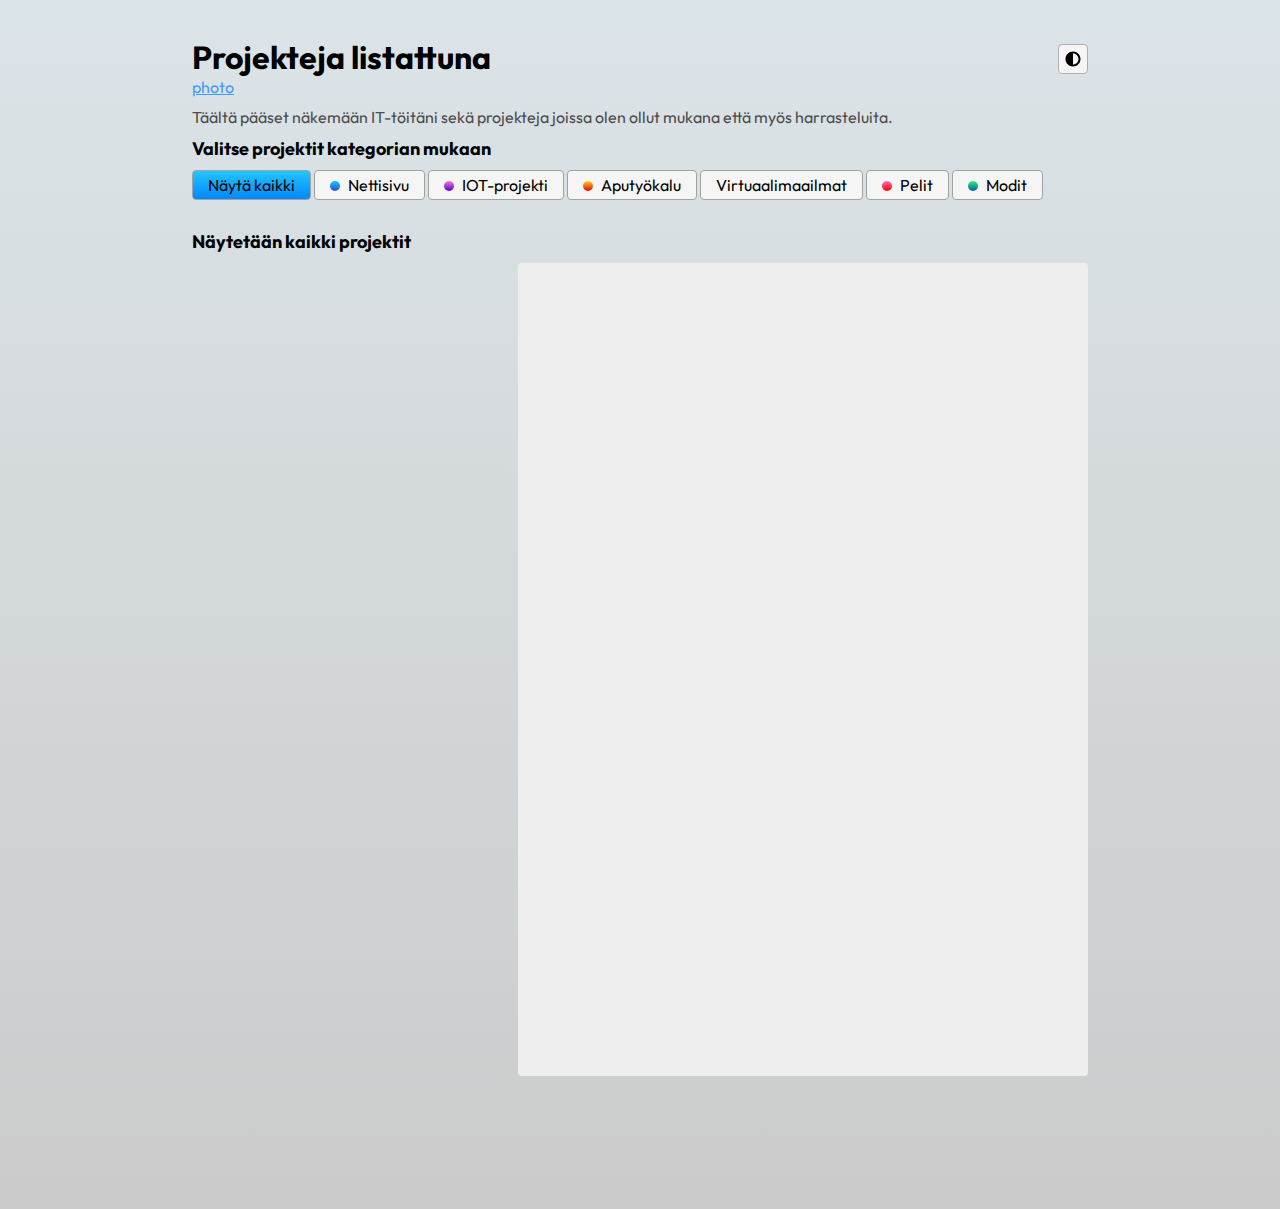
<file: index.html>
<!DOCTYPE html>
<html lang="en">
<head>
    <meta charset="UTF-8">
    <meta http-equiv="X-UA-Compatible" content="IE=edge">
    <meta name="viewport" content="width=device-width, initial-scale=1.0">
    <title>Portfolio</title>
    <link rel="stylesheet" href="style.css">
    <link rel="stylesheet" href="themes.css">
</head>
<body>
    <nav>
        <div class="search">
            <div class="nav-top">
                <div>
                    <h1>Projekteja listattuna</h1>
                    <a href="apps/photo-editor/index.html">photo</a>

                </div>
                <div class="settings">
                    <p onclick="changeTheme('dark-blue')"><img src="icons/contrast-svgrepo-com.svg" alt=""></p>
                </div>
            </div>
            <p>Täältä pääset näkemään IT-töitäni sekä projekteja joissa olen ollut mukana että myös harrasteluita.</p>
            <h2>Valitse projektit kategorian mukaan</h2>
            <div class="search-options">
                <button onclick="showcategory.call(this, '')" class="selected">Näytä kaikki</button>
                <button onclick="showcategory.call(this, 'nettisivu')"><div class="ball blue-icon"></div>Nettisivu</button>
                <button onclick="showcategory.call(this, 'iot')"><div class="ball pink-icon"></div>IOT-projekti</button>
                <button onclick="showcategory.call(this, 'atk')"><div class="ball yellow-icon"></div>Aputyökalu</button>
                <button onclick="showcategory.call(this, '')">Virtuaalimaailmat</button>
                <button onclick="showcategory.call(this, 'peli')"><div class="ball red-icon"></div>Pelit</button>
                <button onclick="showcategory.call(this, 'modi')"><div class="ball green-icon"></div>Modit</button>
            </div>
        </div>
    </nav>
    <main>
        <aside>
            <h2>Näytetään kaikki projektit</h2>
            <div id="projektit"></div> <!-- Tähän tulee projektit dynaamisesti -->
        </aside>
        <article>
            <p id="articleName" class="slowshow"></p>
            <h2 id="articleHeading" class="slowshow"></h2>
            <div id="articleContent" class="slowshow"></div>
        </article>
    </main>
    <footer></footer>
</body>
<script src="app.js"></script>
<script src="theme.js"></script>
</html>
</file>
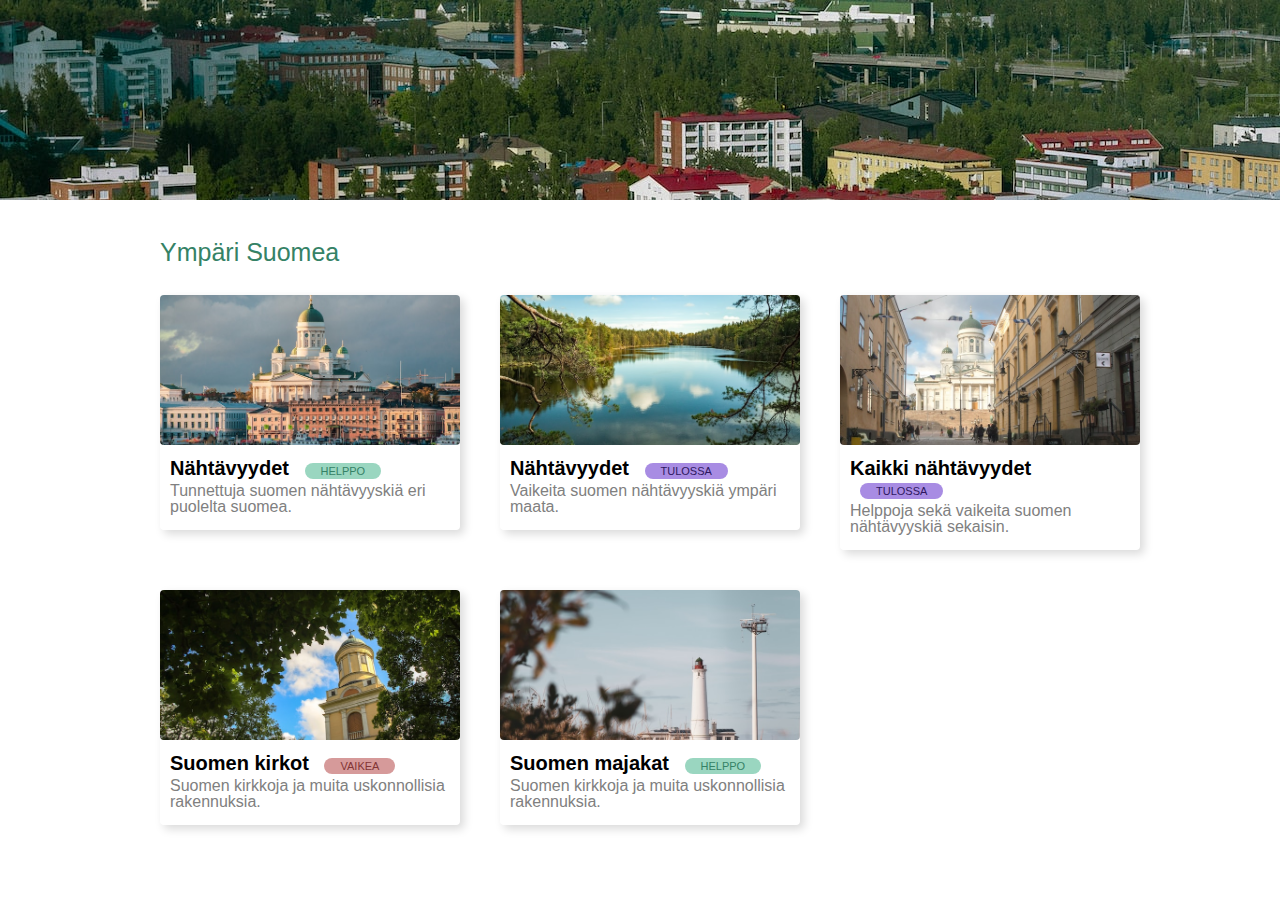
<file: apps/karttapeli/index.html>
<!DOCTYPE html>
<html lang="en">
<head>
    <meta charset="UTF-8">
    <meta name="viewport" content="width=device-width, initial-scale=1.0">
    <title>Location Guesser Game</title>
    <link rel="stylesheet" href="reset.css" />
	<link rel="stylesheet" href="hubstyles.css" />
</head>
<header>

</header>
<body>

    <div id="gamemodes-wrap">

    
    <div id="gamemodes">
        <h2>Ympäri Suomea</h2>
        <div id="suomi-modet" class="grid-test">

            <div>
            <a class="card-wrapper card-link" href="location-guessing-game.html?game=nahtavyydet-helppo">
                <div class="card">
                    <img src="img/helsinki.jpg">
                    <div class="card-text">
                        <h3>Nähtävyydet <span class="easy">HELPPO</span></h3>
                        <p>Tunnettuja suomen nähtävyyskiä eri puolelta suomea.</p>
                    </div>
                </div>
            </a>
            </div>

            <div>
                <a class="card-wrapper card-link" href="suomi-kaikki.html">
                    <div class="card">
                        <img src="img/nuuksio.jpg">
                        <div class="card-text">
                            <h3>Nähtävyydet <span class="soon">TULOSSA</span></h3>
                            <p>Vaikeita suomen nähtävyyskiä ympäri maata.</p>
                        </div>
                    </div>
                </a>
            </div>

            <div>
            <a class="card-wrapper card-link" href="suomi-kaikki.html">
                <div class="card">
                    <img src="img/helsinki2.jpg">
                    <div class="card-text">
                        <h3>Kaikki nähtävyydet <span class="soon">TULOSSA</span></h3>
                        <p>Helppoja sekä vaikeita suomen nähtävyyskiä sekaisin.</p>
                    </div>
                </div>
            </a>
            </div>

            <div>
                <a class="card-wrapper card-link" href="location-guessing-game.html?game=kirkko">
                    <div class="card">
                        <img src="img/kirkko.jpg">
                        <div class="card-text">
                            <h3>Suomen kirkot <span class="hard">VAIKEA</span></h3>
                            <p>Suomen kirkkoja ja muita uskonnollisia rakennuksia.</p>
                        </div>
                    </div>
                </a>
                </div>

                <div>
                    <a class="card-wrapper card-link" href="location-guessing-game.html?game=majakat">
                        <div class="card">
                            <img src="img/majakka.jpg">
                            <div class="card-text">
                                <!-- https://www.google.com/maps/d/u/0/viewer?mid=1hdwTi_933xsfqirdjCU1myHFgUmcyxdq&femb=1&ll=60.363731536517115%2C26.607439584143293&z=7 -->
                                <h3>Suomen majakat <span class="easy">HELPPO</span></h3>
                                <p>Suomen kirkkoja ja muita uskonnollisia rakennuksia.</p>
                            </div>
                        </div>
                    </a>
                    </div>



        </div> <!--Suomi modet end-->

        <!-- <h2>Ympäri maailmaa</h2>
        <div id="maailma-modet" class="grid-test">
            <div>
                <a class="card-wrapper card-link" href="suomi-kaikki.html">
                    <div class="card">
                        <img src="img/bigben.jpg">
                        <div class="card-text">
                            <h3>Nähtävyydet <span class="soon">TULOSSA</span></h3>
                            <p>Maailman tunnetuimmat nähtävyydet.</p>
                        </div>
                    </div>
                </a>
                </div>
    
                <div>
                    <a class="card-wrapper card-link" href="suomi-kaikki.html">
                        <div class="card">
                            <img src="img/rio.jpg">
                            <div class="card-text">
                                <h3>Nähtävyydet <span class="soon">TULOSSA</span></h3>
                                <p>Vaikeita suomen nähtävyyskiä ympäri maata.</p>
                            </div>
                        </div>
                    </a>
                </div>
    
                <div>
                <a class="card-wrapper card-link" href="suomi-kaikki.html">
                    <div class="card">
                        <img src="img/camel.jpg">
                        <div class="card-text">
                            <h3>Kaikki nähtävyydet <span class="soon">TULOSSA</span></h3>
                            <p>Helppoja sekä vaikeita maailman nähtävyyskiä sekaisin.</p>
                        </div>
                    </div>
                </a>
                </div>
        </div>  -->

        <!-- <h2>Yhdysvallat</h2>
        <div id="maailma-modet" class="grid-test">
            <div>
                <a class="card-wrapper card-link" href="suomi-kaikki.html">
                    <div class="card">
                        <img src="img/new-york.jpg">
                        <div class="card-text">
                            <h3>Nähtävyydet <span class="soon">TULOSSA</span></h3>
                            <p>Maailman tunnetuimmat nähtävyydet.</p>
                        </div>
                    </div>
                </a>
                </div>
    
                <div>
                    <a class="card-wrapper card-link" href="suomi-kaikki.html">
                        <div class="card">
                            <img src="img/rio.jpg">
                            <div class="card-text">
                                <h3>Nähtävyydet <span class="soon">TULOSSA</span></h3>
                                <p>Vaikeita suomen nähtävyyskiä ympäri maata.</p>
                            </div>
                        </div>
                    </a>
                </div>
    
                <div>
                <a class="card-wrapper card-link" href="suomi-kaikki.html">
                    <div class="card">
                        <img src="img/camel.jpg">
                        <div class="card-text">
                            <h3>Kaikki nähtävyydet <span class="soon">TULOSSA</span></h3>
                            <p>Helppoja sekä vaikeita maailman nähtävyyskiä sekaisin.</p>
                        </div>
                    </div>
                </a>
                </div>
        </div>  -->


    </div>
</div>
</body>


</html>
</file>
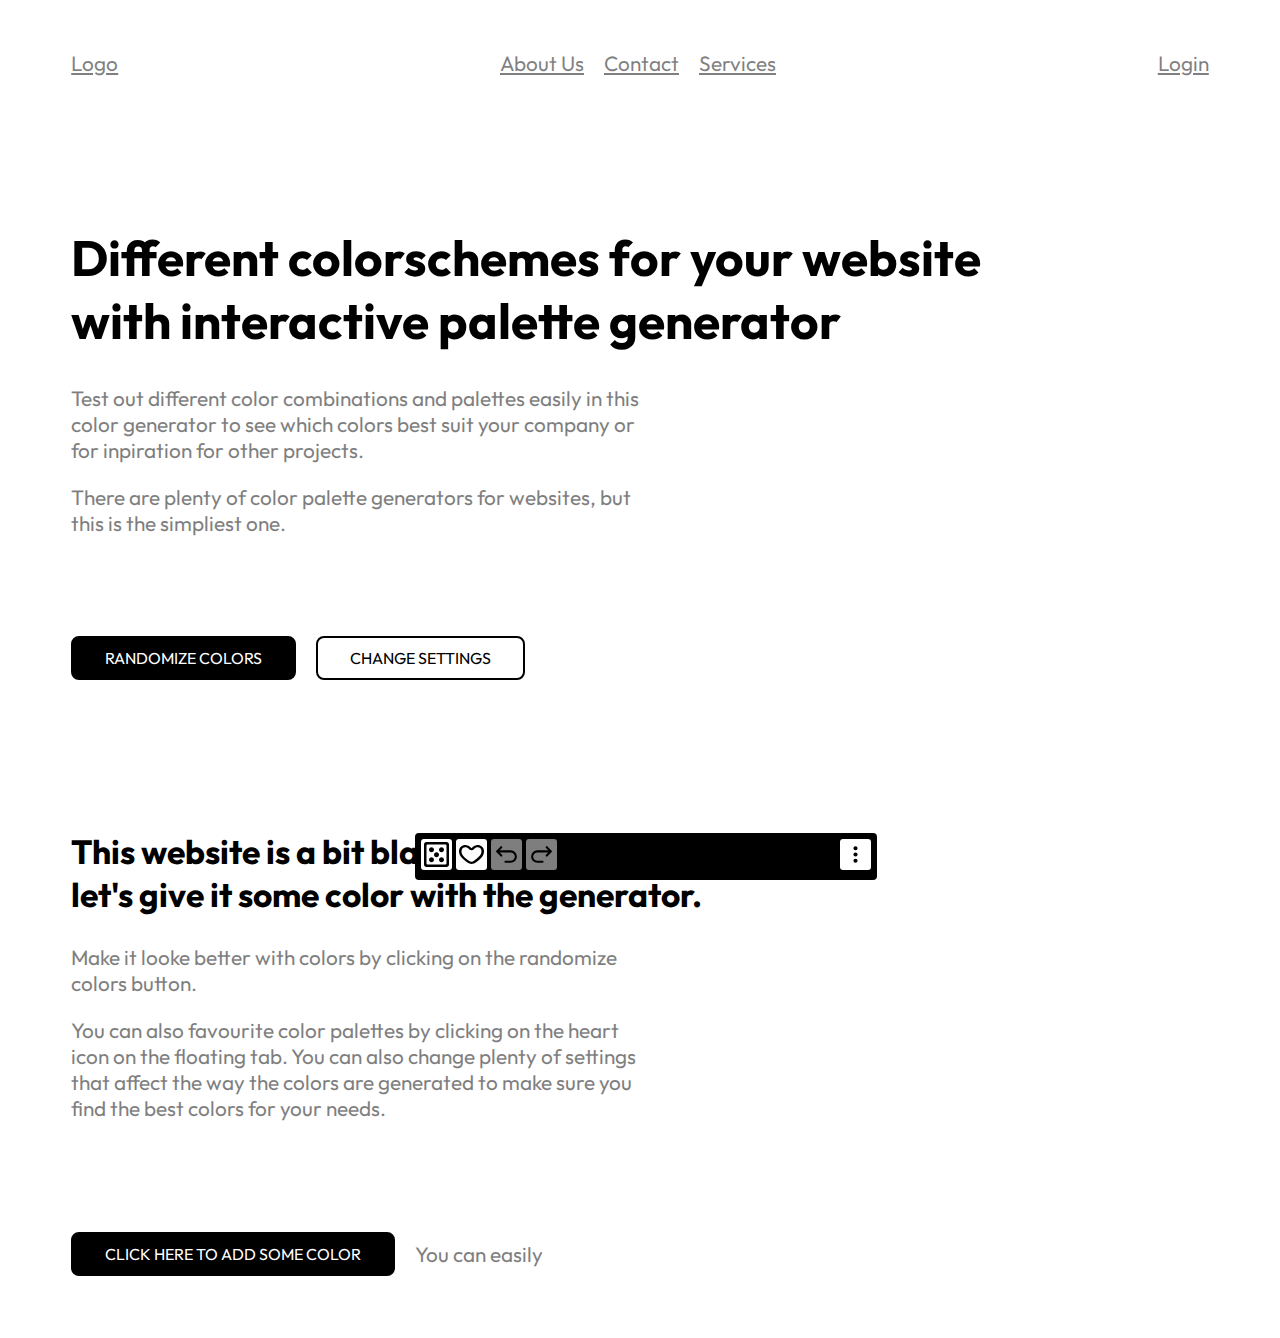
<file: apps/varipaletti/index.html>
<!DOCTYPE html>
<html lang="en">
<head>
    <meta charset="UTF-8">
    <meta http-equiv="X-UA-Compatible" content="IE=edge">
    <meta name="viewport" content="width=device-width, initial-scale=1.0">
    <title>Website Color Picker</title>
    <link rel="stylesheet" href="styles.css">
    <link rel="stylesheet" href="fonts.css">
    <link rel="stylesheet" href="buttons.css">
    <link rel="stylesheet" href="color-picker.css">
</head>
<body class="color2-background">

    <!-- Floating settings tab start-->
    <div id="floating-settings-tab">
        <div id="floating-settings-menu">
            <div class="menu-navigation">
                <p class="menu-item active" data-target="page1">Color</p>
                <p class="menu-item" data-target="page2">Settings</p>
                <p class="menu-item" data-target="page3">Explore</p>
            </div>
            <div id="page1" class="page">

                <p><b>Current palette</b></p>
                    <div class="floating-current-palette-holder">
                        <div class="color" id="floating-current-palette-color1"><p>#ffffff</p><img onclick="lockThisColor(this)" id="color1" src="icons/lock-opened.svg" alt=""></div>
                        <div class="color" id="floating-current-palette-color2"><p>#ffffff</p><img onclick="lockThisColor(this)" id="color2" src="icons/lock-opened.svg" alt=""></div>
                        <div class="color" id="floating-current-palette-color3"><p>#ffffff</p><img onclick="lockThisColor(this)" id="color4" src="icons/lock-opened.svg" alt=""></div>
                    </div>
                <div class="spacer-small"></div>
                <p><b>Favorites</b></p>
                <div id="listfavoritepalettes">
    
                </div>
            </div>
            <div id="page2" class="page" style="display:none;">
               <p><b>Settings</b></p>
                <p class="small-text">Browse and delete data saved in your browser.</p>
                <div class="spacer-small"></div>
                <div class="delete-button">
                    <img src="icons/trash.svg" alt="">
                    <p class="delete-text" onclick="deleteSessionStorage()">Delete session data</p>
                </div>
                <div class="delete-button">
                    <img src="icons/trash.svg" alt="">
                    <p class="delete-text" onclick="deleteBrowserStorage()">Delete all favourites</p>
                </div>
            </div>
            <div id="page3" class="page" style="display:none;">
                <p><b>Explore palettes</b> <span>COMING SOON!</span></p>
                <p class="small-text">Nice palettes hand picked for you by <i>me</i>.</p>
                
                <div id="listexplorepalettes">

                </div>


                <div class="spacer-small"></div>
                <p><b>New features</b></p>
                <ul>
                    <li>Explore tab where user can see hand picked palettes.</li>
                    <li>Ability to select your favourited palette and it shows in the app.</li>
                    <li>Ability to remove all favourites / browser data.</li>
                    <li>Ability to add palettes to favourites.</li>
                    <li>Ability to lock colors.</li>
                </ul>
             </div>
        </div>

        <div class="tab">
            <div>
                <img class="floating-tab-button" onclick="generateNewPalette()" src="icons/random.svg" alt="">
                <img class="floating-tab-button" onclick="addPaletteToFavorites()" id="add-to-favourite-button" src="icons/empty-heart.svg" alt="">
                <img class="floating-tab-button" id="undo-button" onclick="undo()" src="icons/undo.svg" alt="">
                <img class="floating-tab-button" id="redo-button" onclick="redo()" src="icons/redo.svg" alt="">
            </div>
            <div>
                <img class="floating-tab-button" onclick="openSettingsTab()" src="icons/more.svg" alt="">
            </div>
            <!-- <p class="floating-setting-tab-button" onclick="generateNewPalette()">Randomize colors</p> -->
        </div>

    </div>
    <!-- Floating settings tab end -->

    <section>
        
            <nav>
                <div>
                    <a href="#">Logo</a>
                </div>
                <div>
                    <a href="#">About Us</a>
                    <a href="#">Contact</a>
                    <a href="#">Services</a>
                </div>
                <div>
                    <a href="#">Login</a>
                </div>
            </nav>
        
        <div class="inner-content">
            <h1 class="color1-font">Different colorschemes for your website <br> with interactive palette generator</h1>
            <p class="half-width color3-font">Test out different color combinations and palettes easily in this color generator to see which colors best suit your company or for inpiration for other projects.</p>
            <p class="half-width color3-font"> There are plenty of color palette generators for websites, but this is the simpliest one.</p>    
            <div class="buttons">
                <a class="button-main color4-background color4-border color2-font" href="#">RANDOMIZE COLORS</a>
                <a class="button-secondary color4-border color4-font" href="#">CHANGE SETTINGS</a>
            </div>
        </div>


    </section>

    <section>
        <h2 class="color1-font">This website is a bit bland, <br> let's give it some color with the generator.</h2>
        <p class="color3-font half-width">Make it looke better with colors by clicking on the randomize colors button.</p>
        <p class="color3-font half-width">You can also favourite color palettes by clicking on the heart icon on the floating tab.
            You can also change plenty of settings that affect the way the colors are generated to make sure you find the best colors for your needs.
        </p>
        <div class="buttons">
            <a class="button-main color4-background color4-border color2-font" href="#">CLICK HERE TO ADD SOME COLOR</a>
            <p>You can easily</p>
        </div>
        <!-- <h3 class="color1-font">Change the colors of this site with theses blocks.</h3> -->
    </section>

    <!-- <section class="info-section color4-background">
        <h2 class="color2-font">Which colors best suit your needs?</h2>
        <p class="color2-font">People will find colorful websites more interesting and they will also remember those better. <br> That means your website will stand out amongst other businesses <br> that don't use nice colors on their website.</p>
        <div class="buttons">
            <a class="button-main color2-background color2-border" href="#">RANDOMIZE COLORS</a>
            <a class="button-secondary" href="#">CHANGE SETTINGS</a>
        </div>
    </section> -->

    <!-- <section>
        <div class="overlay-img">
            <img src="imgs/vita-vilcina-VMLGC5A3QTE-unsplash.jpg" alt="">
        </div>
    </section> -->

    <!-- <section>
        <h2 class="color3-font">Remember to save the palettes you like to favorites</h2>
        <p class="color3-font">You can see your favourite palettes from your profile or here.</p>
    </section> -->

    <!-- <section>
        <h2 class="color3-font">Palette generator still in development</h2>
        <p class="color3-font">If you encounter bugs or mistakes, please contact us so we can perfect our app.</p>
        <p class="color3-font">You can also request features that you want to make this app wven better.</p>
    </section> -->

    <!-- <section>
        <h2 class="color3-font">We love to create small but <br> helpful apps that help developers</h2>
    </section> -->

    <!-- <section>
        <h2 class="color3-font">We are also building a new website maker.</h2>
        <p class="color3-font">Subscribe to our newsletter if you want to see more</p>
    </section>     -->

    <!-- <section>
        <div class="pricing-cards">
            <div class="color4-background">
                <h3>Hello</h3>
            </div>
            <div class="color4-background">
                <h3>Cruel</h3>
            </div>
            <div class="color4-background">
                <h3>World</h3>
            </div>
        </div>
    </section> -->

    <!-- <section>
        <h2 class="center-text color3-font">Here's how it works</h2>
        <div></div>
    </section>

    <footer class="color1-background">
        <h2>Thatis</h2>
    </footer> -->

</body>
<script src="jquery.js"></script>
<script src="functions.js"></script>
</html>
</file>
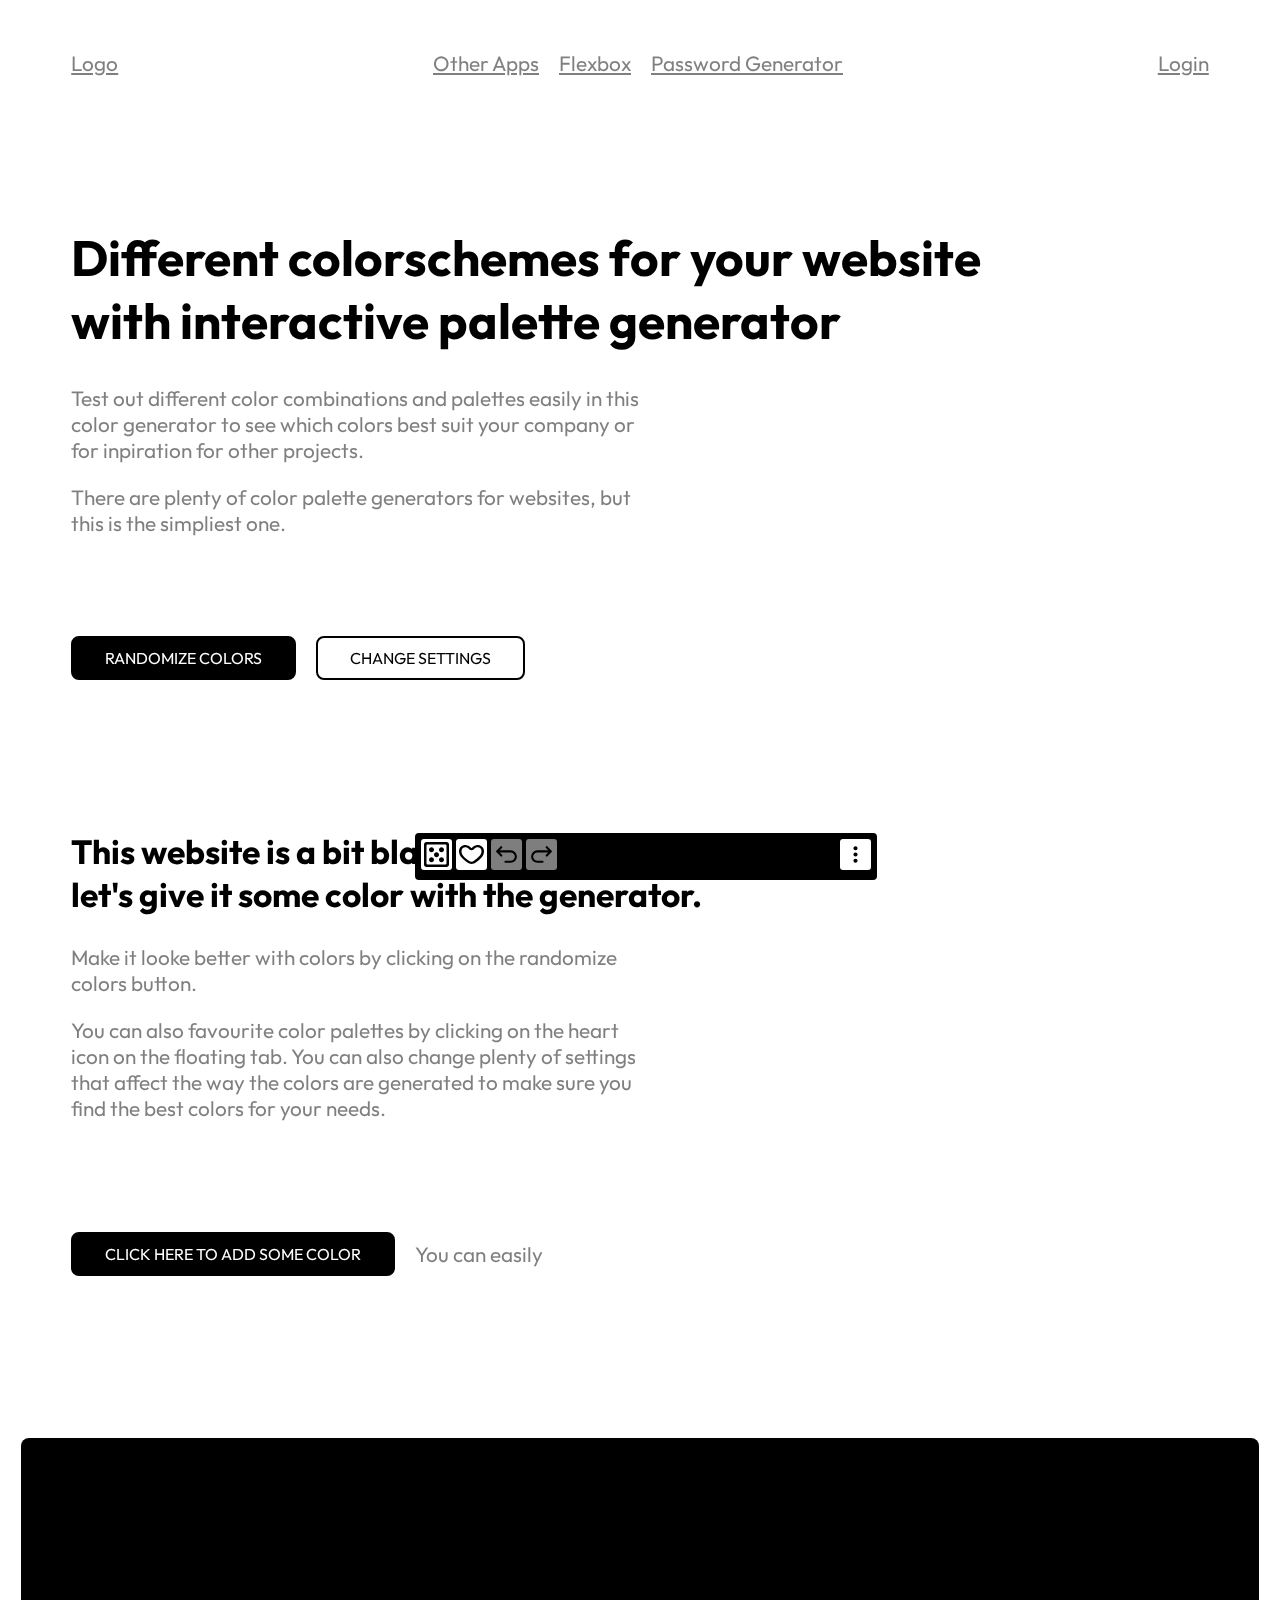
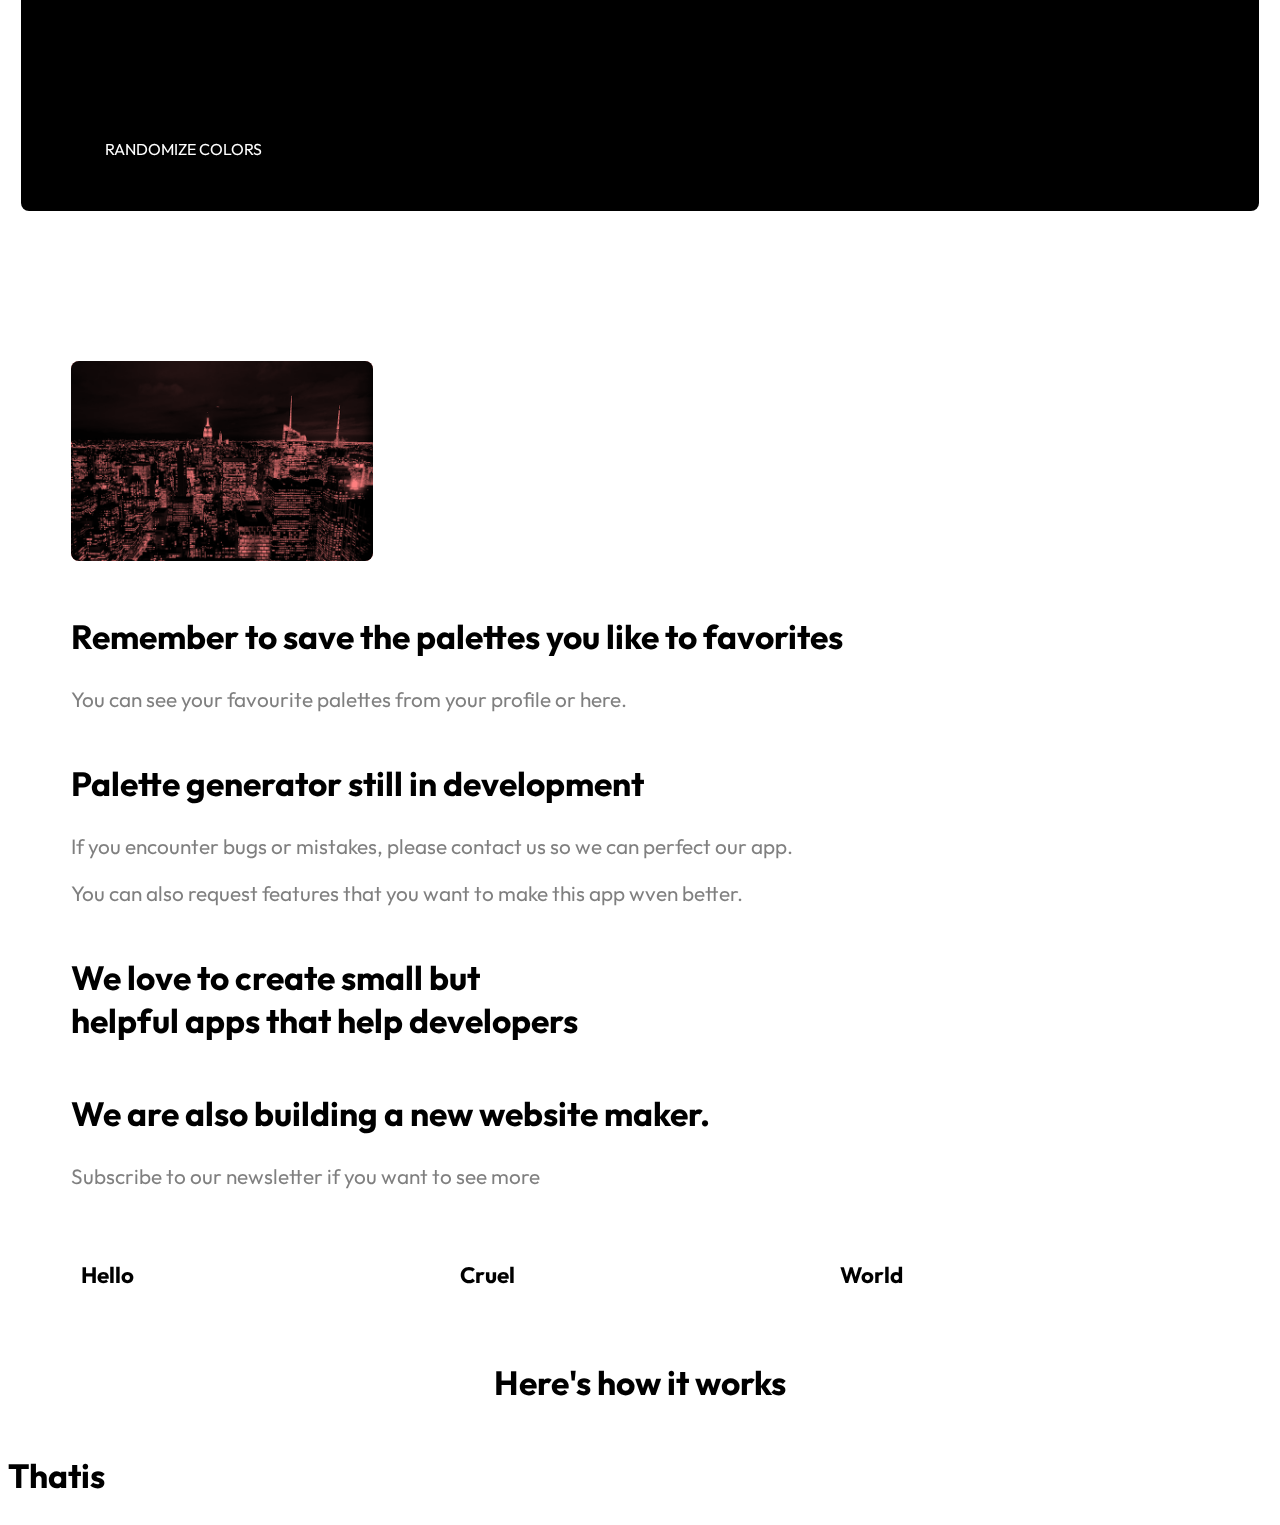
<file: apps/website-color-picker/index.html>
<!DOCTYPE html>
<html lang="en">
<head>
    <meta charset="UTF-8">
    <meta http-equiv="X-UA-Compatible" content="IE=edge">
    <meta name="viewport" content="width=device-width, initial-scale=1.0">
    <title>Website Color Picker</title>
    <link rel="stylesheet" href="styles.css">
    <link rel="stylesheet" href="fonts.css">
    <link rel="stylesheet" href="buttons.css">
    <link rel="stylesheet" href="color-picker.css">
</head>
<body class="color2-background">

    <!-- Floating settings tab start-->
    <div id="floating-settings-tab">
        <div id="floating-settings-menu">
            <div class="menu-navigation">
                <p class="menu-item active" data-target="page1">Color</p>
                <p class="menu-item" data-target="page2">Settings</p>
                <p class="menu-item" data-target="page3">Explore</p>
            </div>
            <div id="page1" class="page">

                <p><b>Current palette</b></p>
                    <div class="floating-current-palette-holder">
                        <div class="color" id="floating-current-palette-color1"><p>#ffffff</p><img onclick="lockThisColor(this)" id="color1" src="icons/lock-opened.svg" alt=""></div>
                        <div class="color" id="floating-current-palette-color2"><p>#ffffff</p><img onclick="lockThisColor(this)" id="color2" src="icons/lock-opened.svg" alt=""></div>
                        <div class="color" id="floating-current-palette-color3"><p>#ffffff</p><img onclick="lockThisColor(this)" id="color4" src="icons/lock-opened.svg" alt=""></div>
                    </div>
                <div class="spacer-small"></div>
                <p><b>Favorites</b></p>
                <div id="listfavoritepalettes">
    
                </div>
            </div>
            <div id="page2" class="page" style="display:none;">
               <p><b>Settings</b></p>
                <p class="small-text">Browse and delete data saved in your browser.</p>
                <div class="spacer-small"></div>
                <div class="delete-button">
                    <img src="icons/trash.svg" alt="">
                    <p class="delete-text" onclick="deleteSessionStorage()">Delete session data</p>
                </div>
                <div class="delete-button">
                    <img src="icons/trash.svg" alt="">
                    <p class="delete-text" onclick="deleteBrowserStorage()">Delete all favourites</p>
                </div>
            </div>
            <div id="page3" class="page" style="display:none;">
                <p><b>Explore palettes</b> <span>COMING SOON!</span></p>
                <p class="small-text">Nice palettes hand picked for you by <i>me</i>.</p>
                
                <div id="listexplorepalettes">

                </div>
                <div class="spacer-small"></div>
                <p><b>Other planned features</b></p>
                <ul>
                    <li>All users favourited palettes be pooled and hand picked to showcase in Explore-tab.</li>
                    <li>Ability to remove all favourites / browser data.</li>
                    <li>Ability to remove a favourited palette by clicking the hart again.</li>
                    <li>Ability to change the hex value yourself.</li>
                    <li>Gradient backgrounds.</li>
                </ul>

                <div class="spacer-small"></div>
                <p><b>Latest new features</b></p>
                <ul>
                    <li>Explore tab where user can see hand picked palettes.</li>
                    <li>Ability to select your favourited palette and it shows in the app.</li>
                    <li>Ability to remove all favourites / browser data.</li>
                    <li>Ability to add palettes to favourites.</li>
                </ul>
             </div>
        </div>

        <div class="tab">
            <div>
                <img class="floating-tab-button" onclick="generateNewPalette()" src="icons/random.svg" alt="">
                <img class="floating-tab-button" onclick="addPaletteToFavorites()" id="add-to-favourite-button" src="icons/empty-heart.svg" alt="">
                <img class="floating-tab-button" id="undo-button" onclick="undo()" src="icons/undo.svg" alt="">
                <img class="floating-tab-button" id="redo-button" onclick="redo()" src="icons/redo.svg" alt="">
            </div>
            <div>
                <img class="floating-tab-button" onclick="openSettingsTab()" src="icons/more.svg" alt="">
            </div>
            <!-- <p class="floating-setting-tab-button" onclick="generateNewPalette()">Randomize colors</p> -->
        </div>

    </div>
    <!-- Floating settings tab end -->

    <section>
        
            <nav>
                <div>
                    <a href="#">Logo</a>
                </div>
                <div>
                    <a href="#">Other Apps</a>
                    <a href="#">Flexbox</a>
                    <a href="#">Password Generator</a>
                </div>
                <div>
                    <a href="#">Login</a>
                </div>
            </nav>
        
        <div class="inner-content">
            <h1 class="color1-font">Different colorschemes for your website <br> with interactive palette generator</h1>
            <p class="half-width color3-font">Test out different color combinations and palettes easily in this color generator to see which colors best suit your company or for inpiration for other projects.</p>
            <p class="half-width color3-font"> There are plenty of color palette generators for websites, but this is the simpliest one.</p>    
            <div class="buttons">
                <a class="button-main color4-background color4-border color2-font" href="#">RANDOMIZE COLORS</a>
                <a class="button-secondary color4-border color4-font" href="#">CHANGE SETTINGS</a>
            </div>
        </div>


    </section>

    <section>
        <h2 class="color1-font">This website is a bit bland, <br> let's give it some color with the generator.</h2>
        <p class="color3-font half-width">Make it looke better with colors by clicking on the randomize colors button.</p>
        <p class="color3-font half-width">You can also favourite color palettes by clicking on the heart icon on the floating tab.
            You can also change plenty of settings that affect the way the colors are generated to make sure you find the best colors for your needs.
        </p>
        <div class="buttons">
            <a class="button-main color4-background color4-border color2-font" href="#">CLICK HERE TO ADD SOME COLOR</a>
            <p>You can easily</p>
        </div>
        <!-- <h3 class="color1-font">Change the colors of this site with theses blocks.</h3> -->
    </section>

    <section class="info-section color4-background">
        <h2 class="color2-font">Which colors best suit your needs?</h2>
        <p class="color2-font">People will find colorful websites more interesting and they will also remember those better. <br> That means your website will stand out amongst other businesses <br> that don't use nice colors on their website.</p>
        <div class="buttons">
            <a class="button-main color2-background color2-border" href="#">RANDOMIZE COLORS</a>
            <a class="button-secondary" href="#">CHANGE SETTINGS</a>
        </div>
    </section>

    <section>
        <div class="overlay-img">
            <img src="imgs/vita-vilcina-VMLGC5A3QTE-unsplash.jpg" alt="">
        </div>
    </section>

    <section>
        <h2 class="color3-font">Remember to save the palettes you like to favorites</h2>
        <p class="color3-font">You can see your favourite palettes from your profile or here.</p>
    </section>

    <section>
        <h2 class="color3-font">Palette generator still in development</h2>
        <p class="color3-font">If you encounter bugs or mistakes, please contact us so we can perfect our app.</p>
        <p class="color3-font">You can also request features that you want to make this app wven better.</p>
    </section>

    <section>
        <h2 class="color3-font">We love to create small but <br> helpful apps that help developers</h2>
    </section>

    <section>
        <h2 class="color3-font">We are also building a new website maker.</h2>
        <p class="color3-font">Subscribe to our newsletter if you want to see more</p>
    </section>    

    <section>
        <div class="pricing-cards">
            <div class="color4-background">
                <h3>Hello</h3>
            </div>
            <div class="color4-background">
                <h3>Cruel</h3>
            </div>
            <div class="color4-background">
                <h3>World</h3>
            </div>
        </div>
    </section>

    <section>
        <h2 class="center-text color3-font">Here's how it works</h2>
        <div></div>
    </section>

    <footer class="color1-background">
        <h2>Thatis</h2>
    </footer>

</body>
<script src="jquery.js"></script>
<script src="functions.js"></script>
</html>
</file>
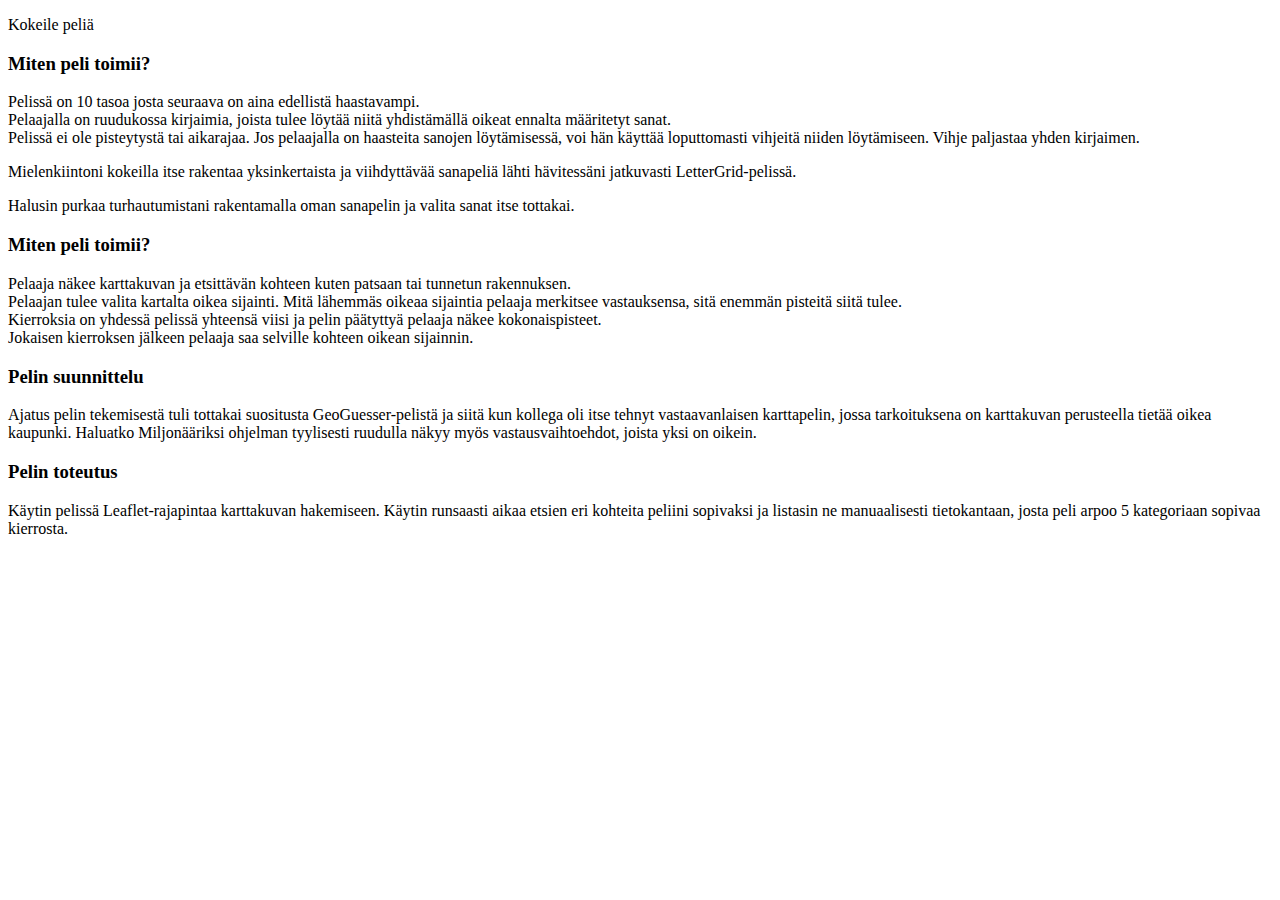
<file: article.html>
<!DOCTYPE html>
<html lang="en">
<head>
    <meta charset="UTF-8">
    <meta http-equiv="X-UA-Compatible" content="IE=edge">
    <meta name="viewport" content="width=device-width, initial-scale=1.0">
    <title>Document</title>
</head>
<body>
    
    <p>Kokeile peliä</p>

    <h3>Miten peli toimii?</h3>
    <p>Pelissä on 10 tasoa josta seuraava on aina edellistä haastavampi. <br>
        Pelaajalla on ruudukossa kirjaimia, joista tulee löytää niitä yhdistämällä oikeat ennalta määritetyt sanat. <br>
        Pelissä ei ole pisteytystä tai aikarajaa. Jos pelaajalla on haasteita sanojen löytämisessä, voi hän käyttää loputtomasti vihjeitä niiden löytämiseen.
        Vihje paljastaa yhden kirjaimen.
    </p>

    <p>Mielenkiintoni kokeilla itse rakentaa yksinkertaista ja viihdyttävää sanapeliä lähti hävitessäni jatkuvasti LetterGrid-pelissä.</p>
    <p>Halusin purkaa turhautumistani rakentamalla oman sanapelin ja valita sanat itse tottakai.</p>

    <!-- KARTTAPELI -->

    <h3>Miten peli toimii?</h3>
    <p>Pelaaja näkee karttakuvan ja etsittävän kohteen kuten patsaan tai tunnetun rakennuksen. <br>
    Pelaajan tulee valita kartalta oikea sijainti. Mitä lähemmäs oikeaa sijaintia pelaaja merkitsee vastauksensa, sitä enemmän pisteitä siitä tulee. <br>
    Kierroksia on yhdessä pelissä yhteensä viisi ja pelin päätyttyä pelaaja näkee kokonaispisteet. <br>
    Jokaisen kierroksen jälkeen pelaaja saa selville kohteen oikean sijainnin.
    </p>

    <h3>Pelin suunnittelu</h3>
    <p>Ajatus pelin tekemisestä tuli tottakai suositusta GeoGuesser-pelistä ja siitä kun kollega oli itse tehnyt vastaavanlaisen karttapelin, jossa tarkoituksena on karttakuvan perusteella tietää oikea kaupunki. Haluatko Miljonääriksi ohjelman tyylisesti ruudulla näkyy myös vastausvaihtoehdot, joista yksi on oikein.</p>

    <h3>Pelin toteutus</h3>
    <p>Käytin pelissä Leaflet-rajapintaa karttakuvan hakemiseen. Käytin runsaasti aikaa etsien eri kohteita peliini sopivaksi ja listasin ne manuaalisesti tietokantaan, josta peli arpoo 5 kategoriaan sopivaa kierrosta.</p>
</body>
</html>
</file>
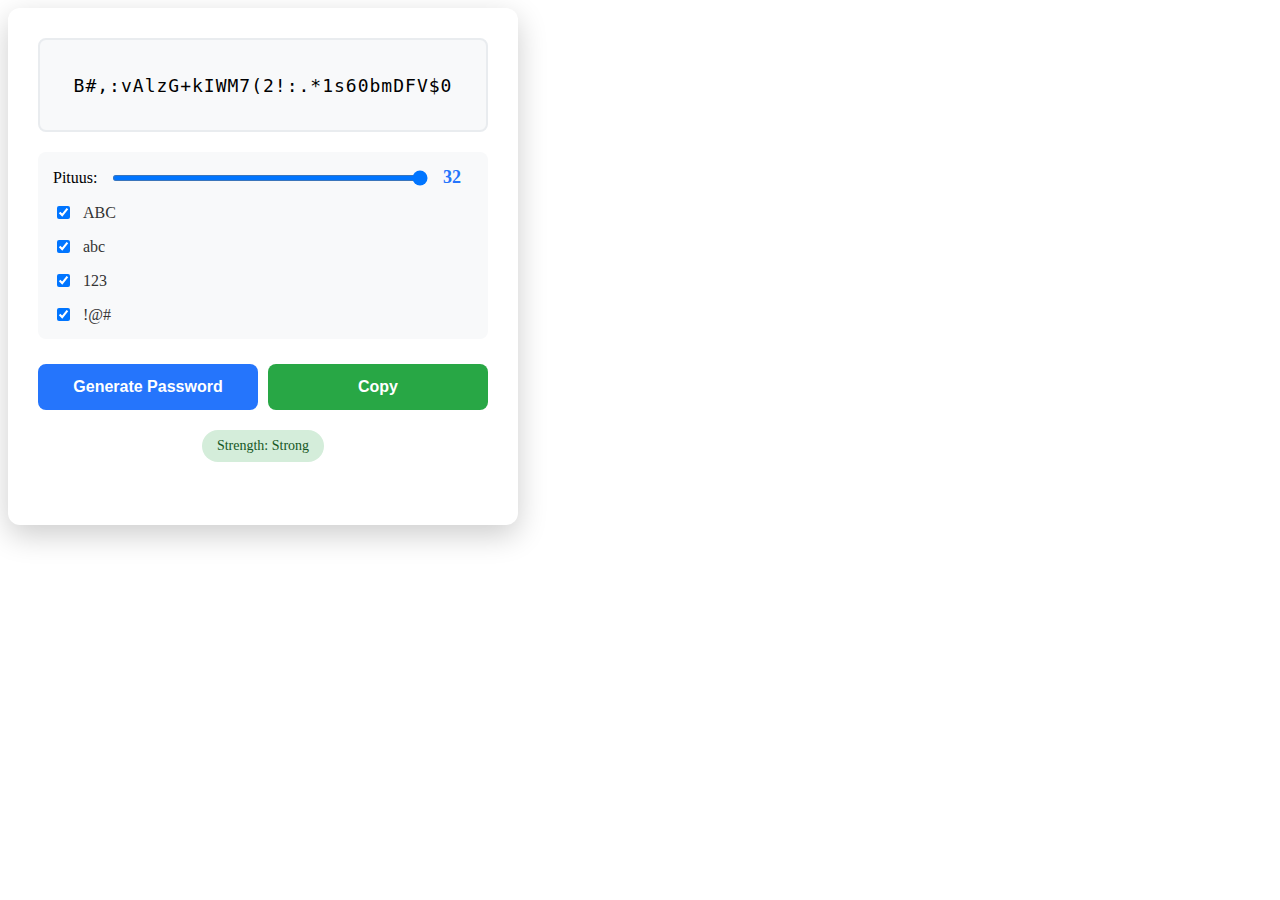
<file: pass.html>
<!DOCTYPE html>
<html lang="en">
<head>
    <meta charset="UTF-8">
    <meta name="viewport" content="width=device-width, initial-scale=1.0">
    <title>Simple Password Generator</title>
    <style>

        
        .container {
            background: white;
            border-radius: 12px;
            box-shadow: 0 10px 30px rgba(0, 0, 0, 0.2);
            width: 100%;
            max-width: 450px;
            padding: 30px;
            text-align: center;
        }
        
        h1 {    
            color: #333;
            margin-bottom: 10px;
            font-weight: 600;
        }
        
        .subtitle {
            color: #666;
            margin-bottom: 25px;
            font-size: 16px;
        }
        
        .password-display {
            background: #f8f9fa;
            border: 2px solid #e9ecef;
            border-radius: 8px;
            padding: 15px;
            margin-bottom: 20px;
            font-size: 18px;
            font-family: monospace;
            letter-spacing: 1px;
            word-break: break-all;
            min-height: 60px;
            display: flex;
            align-items: center;
            justify-content: center;
        }
        
        .options {
            text-align: left;
            margin-bottom: 25px;
            padding: 15px;
            background: #f8f9fa;
            border-radius: 8px;
        }
        
        .option {
            margin-bottom: 15px;
            display: flex;
            align-items: center;
        }
        
        .option:last-child {
            margin-bottom: 0;
        }
        
        .option label {
            margin-left: 10px;
            font-weight: 500;
            color: #333;
        }
        
        .length-control {
            display: flex;
            align-items: center;
            justify-content: space-between;
            margin-bottom: 15px;
        }
        
        .length-value {
            font-weight: bold;
            font-size: 18px;
            color: #2575fc;
            min-width: 30px;
        }
        
        input[type="range"] {
            flex-grow: 1;
            margin: 0 15px;
            height: 6px;
            background: #e9ecef;
            border-radius: 5px;
            outline: none;
        }
        
        .buttons {
            display: flex;
            gap: 10px;
        }
        
        button {
            flex: 1;
            padding: 14px;
            border: none;
            border-radius: 8px;
            font-size: 16px;
            font-weight: 600;
            cursor: pointer;
            transition: all 0.3s ease;
        }
        
        .generate-btn {
            background: #2575fc;
            color: white;
        }
        
        .generate-btn:hover {
            background: #1c65e0;
            transform: translateY(-2px);
        }
        
        .copy-btn {
            background: #28a745;
            color: white;
        }
        
        .copy-btn:hover {
            background: #218838;
            transform: translateY(-2px);
        }
        
        .strength {
            margin-top: 20px;
            font-weight: 500;
            font-size: 14px;
            padding: 8px 15px;
            border-radius: 20px;
            display: inline-block;
        }
        
        .weak {
            background: #ffe6e6;
            color: #dc3545;
        }
        
        .medium {
            background: #fff3cd;
            color: #856404;
        }
        
        .strong {
            background: #d4edda;
            color: #155724;
        }
        
        .copied-message {
            margin-top: 15px;
            color: #28a745;
            font-weight: 500;
            opacity: 0;
            transition: opacity 0.3s;
        }
        
        .show {
            opacity: 1;
        }
    </style>
</head>
<body>
    <div class="container">
        <div class="password-display" id="passwordDisplay"></div>
        
        <div class="options">
            <div class="length-control">
                <span>Pituus:</span>
                <input type="range" id="lengthSlider" min="8" max="32" value="32">
                <span class="length-value" id="lengthValue">32</span>
            </div>
            
            <div class="option">
                <input type="checkbox" id="uppercase" checked>
                <label for="uppercase">ABC</label>
            </div>
            
            <div class="option">
                <input type="checkbox" id="lowercase" checked>
                <label for="lowercase">abc</label>
            </div>
            
            <div class="option">
                <input type="checkbox" id="numbers" checked>
                <label for="numbers">123</label>
            </div>
            
            <div class="option">
                <input type="checkbox" id="symbols" checked>
                <label for="symbols">!@#</label>
            </div>
        </div>
        
        <div class="buttons">
            <button class="generate-btn" onclick="generatePassword()">Generate Password</button>
            <button class="copy-btn" onclick="copyPassword()">Copy</button>
        </div>
        
        <div class="strength" id="strengthIndicator">Strength: -</div>
        
        <div class="copied-message" id="copiedMessage">Password copied to clipboard!</div>
    </div>

    <script>
        const passwordDisplay = document.getElementById('passwordDisplay');
        const lengthSlider = document.getElementById('lengthSlider');
        const lengthValue = document.getElementById('lengthValue');
        const uppercaseCheckbox = document.getElementById('uppercase');
        const lowercaseCheckbox = document.getElementById('lowercase');
        const numbersCheckbox = document.getElementById('numbers');
        const symbolsCheckbox = document.getElementById('symbols');
        const strengthIndicator = document.getElementById('strengthIndicator');
        const copiedMessage = document.getElementById('copiedMessage');
        
        // Character sets
        const uppercaseChars = 'ABCDEFGHIJKLMNOPQRSTUVWXYZ';
        const lowercaseChars = 'abcdefghijklmnopqrstuvwxyz';
        const numberChars = '0123456789';
        const symbolChars = '!@#$%^&*()_+-=[]{}|;:,.<>?';
        
        // Update length value when slider changes
        lengthSlider.addEventListener('input', function() {
            lengthValue.textContent = this.value;
        });
        
        // Generate password function
        function generatePassword() {
            const length = parseInt(lengthSlider.value);
            const includeUppercase = uppercaseCheckbox.checked;
            const includeLowercase = lowercaseCheckbox.checked;
            const includeNumbers = numbersCheckbox.checked;
            const includeSymbols = symbolsCheckbox.checked;
            
            // Build character pool based on selected options
            let charPool = '';
            if (includeUppercase) charPool += uppercaseChars;
            if (includeLowercase) charPool += lowercaseChars;
            if (includeNumbers) charPool += numberChars;
            if (includeSymbols) charPool += symbolChars;
            
            // Check if at least one character type is selected
            if (charPool === '') {
                passwordDisplay.textContent = 'Select at least one option';
                strengthIndicator.textContent = 'Strength: -';
                strengthIndicator.className = 'strength';
                return;
            }
            
            // Generate password
            let password = '';
            for (let i = 0; i < length; i++) {
                const randomIndex = Math.floor(Math.random() * charPool.length);
                password += charPool[randomIndex];
            }
            
            // Display password
            passwordDisplay.textContent = password;
            
            // Update strength indicator
            updateStrengthIndicator(password);
            
            // Hide copied message if it was shown
            copiedMessage.classList.remove('show');
        }
        
        // Update password strength indicator
        function updateStrengthIndicator(password) {
            let strength = 0;
            
            // Length check
            if (password.length >= 12) strength += 2;
            else if (password.length >= 8) strength += 1;
            
            // Character variety checks
            if (/[a-z]/.test(password)) strength += 1;
            if (/[A-Z]/.test(password)) strength += 1;
            if (/[0-9]/.test(password)) strength += 1;
            if (/[^a-zA-Z0-9]/.test(password)) strength += 1;
            
            // Determine strength level
            let strengthLevel, strengthClass;
            if (strength >= 5) {
                strengthLevel = 'Strong';
                strengthClass = 'strong';
            } else if (strength >= 3) {
                strengthLevel = 'Medium';
                strengthClass = 'medium';
            } else {
                strengthLevel = 'Weak';
                strengthClass = 'weak';
            }
            
            strengthIndicator.textContent = `Strength: ${strengthLevel}`;
            strengthIndicator.className = `strength ${strengthClass}`;
        }
        
        // Copy password to clipboard
        function copyPassword() {
            const password = passwordDisplay.textContent;
            
            // Don't copy if it's the default message
            if (password === 'Click Generate' || password === 'Select at least one option') {
                return;
            }
            
            // Copy to clipboard
            navigator.clipboard.writeText(password).then(() => {
                // Show confirmation message
                copiedMessage.classList.add('show');
                setTimeout(() => {
                    copiedMessage.classList.remove('show');
                }, 2000);
            });
        }
        
        // Generate a password when the page loads
        window.addEventListener('load', generatePassword);
    </script>
</body>
</html>
</file>
<file: style.css>
@import url('https://fonts.googleapis.com/css2?family=Outfit:wght@100..900&display=swap');

    :root {
        color-scheme: dark light;
        --width: 70%;
        --heading-color: black;

        --background-gray: #dbe4e8;
        --background-gray-dark: #cbcbcb;
        --site-background: linear-gradient(to top, var(--background-gray-dark), var(--background-gray));

        --text-color: rgb(77, 76, 76);

        --a-color: rgb(66, 154, 255);
        --a-hover: rgb(33, 128, 237);

        --link-color: rgba(0, 0, 0, 0.85);
        --link-background:rgb(245, 245, 245);
        --link-border: rgb(175, 175, 175);
        --link-hover:white;
        --box-shadow: 0px 5px 10px rgba(166, 166, 166, 0.315);

        --article-background:rgb(238, 238, 238);

        --button-background: rgb(245, 245, 245);
        --button-border: rgb(161, 161, 161);
        --button-hover: rgb(161, 161, 161);
        --button-color: black;

        --transition: all 0.3s ease;

        --blue-shadow: 0 0 20px #00d0ff00;
        --red-shadow: 0 0 20px #ff505000;
        --pink-shadow: 0 0 20px #ff76bd00;
        --yellow-shadow: 0 0 20px #f9d52300;
        --green-shadow: 0 0 20px #38ef7e00;
    }
    [data-theme="dark-blue"]{
        /* Dark Blue theme*/
        --width: 70%;
        --heading-color: rgb(255, 243, 219);

        --background-gray: #2d3748;
        --background-gray-dark: #1a202c;
        --site-background: radial-gradient(ellipse at bottom, #328CBA 0%, #14264F 100%);
        --site-background: radial-gradient(ellipse at bottom, var(--background-gray), var(--background-gray-dark));

        --text-color: #96a0ac;

        --a-color: rgb(220, 219, 219);
        --a-hover: rgb(33, 128, 237);
    
        --link-color: rgba(255, 255, 255, 0.9);
        --link-background: #4a5568;
        --link-border: #718096;
        --link-hover: #63b3ed;
        --box-shadow: 0px 5px 10px rgba(0, 0, 0, 0.3);
    
        --article-background: #1a202c;
    
        --button-background: #4a5568;
        --button-border: #718096;
        --button-hover: #63b3ed;
        --button-color: #ffffff;
    
        --transition: all 0.3s ease;
    }
    [data-theme="deep-dark"]{
        /* darker theme */
        --width: 70%;
        --heading-color: rgb(230, 230, 230);

        --background-gray: #1e1e1e;
        --background-gray-dark: #121212;
        --site-background: linear-gradient(to top, var(--background-gray-dark), var(--background-gray));
       
        --text-color: #929292;

        --a-color: rgb(66, 154, 255);
        --a-hover: rgb(33, 128, 237);
    
        --link-color: rgba(255, 255, 255, 0.95);
        --link-background: #2d2d2d;
        --link-border: #404040;
        --link-hover: #5488a0;
        --box-shadow: 0px 5px 10px rgba(0, 0, 0, 0.5);
    
        --article-background: #121212;
    
        --button-background: #2d2d2d;
        --button-border: #404040;
        --button-hover: #5488a0;
        --button-color: #ffffff;
    
        --transition: all 0.3s ease;

        --blue-shadow: 0 0 20px #00d0ff;
        --red-shadow: 0 0 20px #ff5050;
        --pink-shadow: 0 0 20px #ff76bd;
        --yellow-shadow: 0 0 20px #F9D423;
        --green-shadow: 0 0 20px #38ef7d;
    }

    * {
        margin: 0;
        padding: 0;
        box-sizing: border-box;
        font-family: "Outfit", sans-serif;
    }
    

    body {
        background-color: var(--background-gray);
        background: linear-gradient(to top, var(--background-gray-dark), var(--background-gray));
        background: var(--site-background);
        background-repeat: no-repeat;
        background-size: contain;
        min-height: 100vh;
    }

    h1, h2, h3 {
        color: var(--heading-color);
    }
    h2 {
        /* font-weight: 500; */
    }

    a {
        color: var(--a-color);
    }a:hover {
        color: var(--a-hover);
    }

    a[target="_blank"]:hover {
        /* background-color: #f0f8ff; */
    }

    a[target="_blank"]::after {
        content: "";
        display: inline-block;
        width: 16px;
        height: 16px;
        background-image: url('icons/global-svgrepo-com.svg');
        background-size: contain;
        margin-left: 5px;
        opacity: 0.7;
    }

    nav {
        width: 100%;
        height: 200px;
        display: flex;
        flex-direction: row;
        flex-wrap: nowrap;
        justify-content: flex-start;
        align-items: flex-end;
        align-content: stretch;
    }
    nav .nav-top {
        display: flex;
        flex-direction: row;
        flex-wrap: nowrap;
        justify-content: space-between;
        align-items: baseline;
        align-content: stretch;
    }
    nav .settings {
        background-color: var(--link-background);
        border: 1px solid var(--link-border);
        width: 30px;
        height: 30px;
        padding: 4px;
        /* padding: 2px; */
        /* height: 0; */
        border-radius: 4px;
    }

     nav .settings p {
        margin: 0;
        padding: 0;
    } nav .settings:hover {
        background-color: var(--button-border);
    }
    nav .settings img {
        width: 20px;
        height: 20px;
    }
    nav .search {
        width: var(--width);
        margin-left: auto;
        margin-right: auto;
    }
    nav p {
        color: var(--text-color);
        padding: 10px 0;
    }

    h2 {
        font-size: 18px;
        margin-bottom: 10px;
    }


    main {
        /* background-color: green; */
        width: var(--width);
        margin: auto;
        display: flex;
        margin-top: 30px;
    }

    aside {
        /* background-color: yellow; */
        width: 35%;
        /* height: 100px; */
    }
    aside .icon-and-link {
        display: flex;
    }
    aside .projekti-linkki {
        display: flex;
        flex-direction: column;
        background-color: var(--link-background);
        border: 1px solid var(--link-border);
        border-radius: 4px;
        padding: 4px 10px;
        margin-bottom: 6px;
        box-shadow: var(--box-shadow);

        /* new */
        font-size: 18px;
        padding: 6px 10px;
        color: var(--link-color);
        margin-bottom: 10px;

        /* animation */
        opacity: 0;
        animation: slideInLeft 0.6s ease-out forwards;
        transition: all 0.5s ease;
    }

    @keyframes fadeInUp {
        from {
            opacity: 0;
            transform: translate3d(0, 40px, 0);
        }
        to {
            opacity: 1;
            transform: translate3d(0, 0, 0);
        }
    }

    @keyframes slideInLeft {
        from {
            opacity: 0;
            transform: translateX(-50px);
        }
        to {
            opacity: 1;
            transform: translateX(0);
        }
    }

    aside .projekti-linkki:hover {
        cursor: pointer;
        background-color: var(--link-hover);
        transform: translateX(10px) !important;
    }

    article {
        /* background-color: blue; */
        width: 65%;
        /* height: 100px; */
        background-color: var(--article-background);
        margin: 33px 20px;
        margin-right: 0;
        padding: 50px;
        border-radius: 4px;
    }
    iframe {
        width: 100%;
        height: 500px;
    }
    #articleName {
        /* background-color: rgb(244, 244, 244); */
        border-radius: 4px;
        /* border: 1px solid rgb(177, 177, 177); */
        padding: 3px 15px;
        color: rgb(149, 149, 149);
        font-size: 15px;
        width: fit-content;
    }
    .slowshow {
        /* animation */
        opacity: 0;
        animation: slowshow 1.5s ease-out forwards;
    }
    .non-bold {
        font-weight: 400 !important;
    }

    @keyframes slowshow {
        from {
            opacity: 0;
        }
        to {
            opacity: 1;
        }
    }
    article h2 {
        text-align: center;
        font-size: 30px;
        margin-bottom: 40px;
    }
    article h3 {
        margin-bottom: 20px;
        font-weight: 600;
    }
    article img {
        width: 100%;
        max-height: 250px;
        margin-bottom: 30px;
        border-radius: 5px;
        object-fit:cover;
        background-color: var(--button-background);
    }

    article .image-with-text {
        width: 100%;
        max-height: 100%;
        display: flex;
        margin-top: 50px;
        margin-bottom: 50px;
    }
    article .image-with-text img {
        max-width: 50%;
    }
    article .image-with-text p {
        width: 50%;
    }
     article .image-with-text > img + p, article .image-with-text > img + div  {
        margin-left: 30px;
    } article .image-with-text >  p + img, article .image-with-text > div + img {
        margin-right: 30px;
    }

    #back-to-main-screen {
        display: none;
        color: var(--heading-color);
        font-weight: 700;
        border: 1px solid var(--button-border);
        border-radius: 4px;
        padding: 4px 10px;
        margin-bottom: 20px;
    }

    article p {
        margin-bottom: 15px;
        font-size: 18px;
        color: var(--text-color);
    }
    article a {
        display: block;
        font-size: 18px;
        margin-bottom: 15px !important;
    }

    footer {
        height: 100px;
    }

    .s-icon {
        width: 25px;
        height: 25px;
        background: linear-gradient(180deg, #00d2ff 0%, #3a47d5 100%);
        background: linear-gradient(180deg, #f8ff00 0%, #3ad59f 100%);
        border-radius: 100px;
        padding: 3px;
    }

    .ball {
        height: 10px;
        width: 10px;
        border-radius: 100px;
        margin-right: 8px;
    }
    .icon-and-link .ball {
        margin-top: 5px;
        margin-right: 8px;
    }

    .blue-icon {
        background: linear-gradient(180deg, #00d2ff 0%, #3a47d5 100%);
        box-shadow: var(--blue-shadow);
        display: inherit;
    }

    .yellow-icon {
        background: linear-gradient(180deg, #f8ff00 0%, #3ad59f 100%);
        box-shadow: var(--yellow-shadow);
        display: inherit;
    }

    .green-icon {
        background: #11998e;  /* fallback for old browsers */
        background: -webkit-linear-gradient(to top, #38ef7d, #11998e);  /* Chrome 10-25, Safari 5.1-6 */
        background: linear-gradient(to bottom, #38ef7d, #005aa4); /* W3C, IE 10+/ Edge, Firefox 16+, Chrome 26+, Opera 12+, Safari 7+ */
        display: inherit;
        box-shadow: var(--green-shadow);
    }

    .red-icon {
        background: #ee0979;  /* fallback for old browsers */
    background: -webkit-linear-gradient(to top, #ff6a00, #ee0979);  /* Chrome 10-25, Safari 5.1-6 */
    background: linear-gradient(to bottom, #ff6eb4, #ff0000); /* W3C, IE 10+/ Edge, Firefox 16+, Chrome 26+, Opera 12+, Safari 7+ */
    display: inherit;
    box-shadow: var(--red-shadow);

    }

    .yellow-icon {
        background: #e65c00;  /* fallback for old browsers */
    background: -webkit-linear-gradient(to top, #F9D423, #e65c00);  /* Chrome 10-25, Safari 5.1-6 */
    background: linear-gradient(to bottom, #F9D423, #e60000); /* W3C, IE 10+/ Edge, Firefox 16+, Chrome 26+, Opera 12+, Safari 7+ */
    display: inherit;
    box-shadow: var(--yellow-shadow);

    }

    .pink-icon {
        background: #ff0084;  /* fallback for old browsers */
    background: -webkit-linear-gradient(to top, #970151, #ff76bd);  /* Chrome 10-25, Safari 5.1-6 */
    background: linear-gradient(to top, #4900e8, #ff76bd); /* W3C, IE 10+/ Edge, Firefox 16+, Chrome 26+, Opera 12+, Safari 7+ */
    display: inherit;
    box-shadow: var(--pink-shadow);

    }

    button {
        font-size: 16px;
        padding: 4px 15px;
        background-color: var(--button-background);
        border: 1px solid var(--button-border);
        border-radius: 4px;
        color: var(--button-color);
    } button:hover {
        background-color: var(--button-hover);
        cursor: pointer;
    }

    .selected {
        background: linear-gradient(to bottom, #24c4fe, #0189ff); /* W3C, IE 10+/ Edge, Firefox 16+, Chrome 26+, Opera 12+, Safari 7+ */    
    }
</file>
<file: themes.css>
[data-theme="warm-brown"]{
    /* Warm Brown theme */
    --width: 70%;
    --heading-color: #2c1810;

    --background-gray: #f5e9e0;
    --background-gray-dark: #e8d5c8;
    --text-color: #5d4037;

    --link-color: rgba(44, 24, 16, 0.9);
    --link-background: #efd9c9;
    --link-border: #d7b8a5;
    --link-hover: #8d6e63;
    --box-shadow: 0px 5px 10px rgba(141, 110, 99, 0.2);

    --article-background: #fff8f3;

    --button-background: #efd9c9;
    --button-border: #d7b8a5;
    --button-hover: #8d6e63;
    --button-color: #2c1810;

    --transition: all 0.3s ease;

    --blue-shadow: 0 0 20px #00d0ff00;
    --red-shadow: 0 0 20px #ff505000;
    --pink-shadow: 0 0 20px #ff76bd00;
    --yellow-shadow: 0 0 20px #f9d52300;
    --green-shadow: 0 0 20px #38ef7e00;
}

[data-theme="forest-green"]{
    /* Forest Green theme */
    --width: 70%;
    --heading-color: #1b4332;

    --background-gray: #e8f5e8;
    --background-gray-dark: #d4e6d4;
    --text-color: #2d6a4f;

    --link-color: rgba(27, 67, 50, 0.9);
    --link-background: #d8f3dc;
    --link-border: #b7e4c7;
    --link-hover: #40916c;
    --box-shadow: 0px 5px 10px rgba(64, 145, 108, 0.2);

    --article-background: #ffffff;

    --button-background: #d8f3dc;
    --button-border: #b7e4c7;
    --button-hover: #40916c;
    --button-color: #1b4332;

    --transition: all 0.3s ease;

    --blue-shadow: 0 0 20px #00d0ff00;
    --red-shadow: 0 0 20px #ff505000;
    --pink-shadow: 0 0 20px #ff76bd00;
    --yellow-shadow: 0 0 20px #f9d52300;
    --green-shadow: 0 0 20px #38ef7e00;
}

[data-theme="royal-purple"]{
    /* Royal Purple theme */
    --width: 70%;
    --heading-color: #2d1b69;

    --background-gray: #f0e6ff;
    --background-gray-dark: #e2d5f8;
    --text-color: #5a4b8c;

    --link-color: rgba(45, 27, 105, 0.9);
    --link-background: #e6dcf8;
    --link-border: #d0c1f0;
    --link-hover: #7b68ee;
    --box-shadow: 0px 5px 10px rgba(123, 104, 238, 0.2);

    --article-background: #faf8ff;

    --button-background: #e6dcf8;
    --button-border: #d0c1f0;
    --button-hover: #7b68ee;
    --button-color: #2d1b69;

    --transition: all 0.3s ease;

    --blue-shadow: 0 0 20px #00d0ff00;
    --red-shadow: 0 0 20px #ff505000;
    --pink-shadow: 0 0 20px #ff76bd00;
    --yellow-shadow: 0 0 20px #f9d52300;
    --green-shadow: 0 0 20px #38ef7e00;
}

[data-theme="sunset-orange"]{
    /* Sunset Orange theme */
    --width: 70%;
    --heading-color: #8b4513;

    --background-gray: #ffe8dc;
    --background-gray-dark: #f8d5c2;
    --text-color: #a0522d;

    --link-color: rgba(139, 69, 19, 0.9);
    --link-background: #ffd8c8;
    --link-border: #f0b8a0;
    --link-hover: #ff7f50;
    --box-shadow: 0px 5px 10px rgba(255, 127, 80, 0.2);

    --article-background: #fff5ee;

    --button-background: #ffd8c8;
    --button-border: #f0b8a0;
    --button-hover: #ff7f50;
    --button-color: #8b4513;

    --transition: all 0.3s ease;

    --blue-shadow: 0 0 20px #00d0ff00;
    --red-shadow: 0 0 20px #ff505000;
    --pink-shadow: 0 0 20px #ff76bd00;
    --yellow-shadow: 0 0 20px #f9d52300;
    --green-shadow: 0 0 20px #38ef7e00;
}

[data-theme="ocean-blue"]{
    /* Ocean Blue theme */
    --width: 70%;
    --heading-color: #0d47a1;

    --background-gray: #e3f2fd;
    --background-gray-dark: #bbdefb;
    --text-color: #1565c0;

    --link-color: rgba(13, 71, 161, 0.9);
    --link-background: #e1f5fe;
    --link-border: #b3e5fc;
    --link-hover: #42a5f5;
    --box-shadow: 0px 5px 10px rgba(66, 165, 245, 0.2);

    --article-background: #ffffff;

    --button-background: #e1f5fe;
    --button-border: #b3e5fc;
    --button-hover: #42a5f5;
    --button-color: #0d47a1;

    --transition: all 0.3s ease;

    --blue-shadow: 0 0 20px #00d0ff00;
    --red-shadow: 0 0 20px #ff505000;
    --pink-shadow: 0 0 20px #ff76bd00;
    --yellow-shadow: 0 0 20px #f9d52300;
    --green-shadow: 0 0 20px #38ef7e00;
}

[data-theme="midnight-purple"]{
    /* Midnight Purple dark theme */
    --width: 70%;
    --heading-color: #e0d6ff;

    --background-gray: #2d1b69;
    --background-gray-dark: #1f104d;
    --text-color: #b8b0d6;

    --link-color: rgba(224, 214, 255, 0.9);
    --link-background: #3a2a7a;
    --link-border: #4a3a8a;
    --link-hover: #9d8aff;
    --box-shadow: 0px 5px 10px rgba(0, 0, 0, 0.4);

    --article-background: #1f104d;

    --button-background: #3a2a7a;
    --button-border: #4a3a8a;
    --button-hover: #9d8aff;
    --button-color: #e0d6ff;

    --transition: all 0.3s ease;

    --blue-shadow: 0 0 20px #00d0ff00;
    --red-shadow: 0 0 20px #ff505000;
    --pink-shadow: 0 0 20px #ff76bd00;
    --yellow-shadow: 0 0 20px #f9d52300;
    --green-shadow: 0 0 20px #38ef7e00;
}
</file>
<file: apps/karttapeli/hubstyles.css>
/* https://coolors.co/4e5340-d69a9a-9ad6c0-b7d1da-e2e8dd */
body {
    font-family: Roboto,sans-serif;
}
header {
    background-image: url(img/background.jpg);
    height: 200px;
}
header h1 {
    text-align: center;
    padding-top: 80px;
    font-size: 40px;
    font-weight: bold;
    color: white;
    text-shadow: 4px 4px 6px black;
}
h2 {
    font-size: 25px;
    padding-left: 20px;
    padding-bottom: 10px;
    margin-top: 40px;
    color: #358266;
}
.flex {
    width: 300px;
}
#gamemodes-wrap {
    display: flex;
	flex-direction: row;
	flex-wrap: nowrap;
	justify-content: center;
	align-items: baseline;
	align-content: stretch;
}
.grid-test {
	display: grid;
	grid-template-columns: 1fr 1fr 1fr;
	grid-template-rows: 1fr 1fr;
	grid-auto-columns: auto;
	grid-auto-rows: auto;
	grid-column-gap: 0px;
	grid-row-gap: 0px;

	width: 1000px;
}

.card-link {
    text-decoration: none;
}
.card {
    background-color: white;
    width: 300px;
    border-radius: 4px;
    margin: 20px;

    box-shadow: 4px 4px 10px rgb(218, 218, 218);
    transition: 0.1s;
}
.card:hover {
    transform: scale(1.05);
}
.card-text {
    padding-top: 10px;
    padding-bottom: 15px;
    padding-left: 10px;
    padding-right: 10px;
}
.card-text .easy {
    font-size: 11px !important;
    color: #358266;
    background-color:   #9AD6C0;
    border-radius: 100px;
    padding: 2px 16px;
    font-weight: normal;
    margin-left: 10px;
}
.card-text .hard {
    font-size: 11px !important;
    color: #823535;
    background-color:   #D69A9A;
    border-radius: 100px;
    padding: 2px 16px;
    font-weight: normal;
    margin-left: 10px;
}
.card-text .soon {
    font-size: 11px !important;
    color: #2E1760;
    background-color:   #A88CE3;
    border-radius: 100px;
    padding: 2px 16px;
    font-weight: normal;
    margin-left: 10px;
}

.card h3 {
    font-weight: bold;
    color: black;
    font-size: 20px;
    padding-bottom: 5px;
}
.card p {
    color: gray;
}
.card img {
    width: 300px;
    height: 150px;
    object-fit: cover;
    border-radius: 4px;
}
</file>
<file: apps/varipaletti/styles.css>
nav {
    display: flex;
	flex-direction: row;
	flex-wrap: nowrap;
	justify-content: space-between;
	align-items: center;
	align-content: stretch;
} nav > div {
    display: flex;
    gap: 20px;
} 
nav a {
    color: rgba(0, 0, 0, 0.5);
}

.spacer-small {
    height: 10px;
}

.center-text {
    text-align: center; 
}

.overlay-img {
    position: relative;
    display: inline-block; /* or block, depending on your layout */
}
.overlay-img:after {
    content: '';
    position: absolute;
    top: 0;
    left: 0;
    width: 100%;
    height: 100%;
    background-color: rgba(255, 0, 0, 0.5); /* Red with 50% opacity */
    mix-blend-mode: multiply; /* Experiment with different blend modes */
    border-radius: 8px;
}

.overlay-img img {
    display: block;
    width: 100%;
    height: 200px;
    border-radius: 8px;
}

section {
    width: 90%;
    margin: auto;
    margin-top: 50px;
    margin-bottom: 50px;
}

.info-section {
    background-color: black;
    border-radius: 8px;
    margin-top: 150px;
    margin-bottom: 150px;
    padding: 40px 50px;
} .info-section h2 {
    margin-top: 0;
}

section img {
    width: 50%;
}

p {
    opacity: 0.5;
}

.half-width {
    width: 50%;
}

.inner-content {
    margin-top: 150px;
    margin-bottom: 150px;
}

.pricing-cards {
    display: flex;
}
.pricing-cards > div {
    width: calc(100% / 3 - 20px);
    margin: auto;
    border-radius: 6px;
} 

.coming-soon-tag p{
    color: blue !important;
}

ul li {
    color: rgb(170, 170, 170) !important;
    font-size: 18px !important;
}

span {
    background-color: rgb(68, 68, 68);
    border-radius: 4px;
    padding: 2px 8px;
    font-size: 12px;
}
</file>
<file: apps/varipaletti/fonts.css>
@import url('https://fonts.googleapis.com/css2?family=Outfit:wght@100..900&display=swap');

/* h1, h2, h3, h4, h5, h6, a, p {
    margin: 0;
} */

h1 {
    font-family: "Outfit", sans-serif;
    font-optical-sizing: auto;
    font-weight: bold;
    font-style: normal;
    font-size: 3.1rem;
}

h2 {
    font-family: "Outfit", sans-serif;
    font-optical-sizing: auto;
    font-weight: semibold;
    font-style: normal;
    font-size: 2.1rem;
}

h3 {
    font-family: "Outfit", sans-serif;
    font-optical-sizing: auto;
    font-weight: semibold;
    font-style: normal;
    font-size: 1.4rem;
}

a, p, ul li {
    font-family: "Outfit", sans-serif;
    font-optical-sizing: auto;
    font-weight: normal;
    font-style: normal;
    font-size: 1.3rem;
}

ul {
    margin-top: 0;
}
</file>
<file: apps/varipaletti/buttons.css>
.buttons {
    margin-top: 100px;
    display: flex;
    gap: 20px;

    display: flex;
	flex-direction: row;
	flex-wrap: nowrap;
	justify-content: flex-start;
	align-items: center;
	align-content: stretch;
} 

.button-main {
    color: white;
    background-color: black;
    padding: 10px 32px;
    border: 2px solid black;
    border-radius: 8px;
    text-decoration: none;
    font-size: 1rem;
}

.button-secondary {
    color: black;
    padding: 10px 32px;
    border: 2px solid black;
    border-radius: 8px;
    text-decoration: none;
    font-size: 1rem;
}

.unavailable {
    background-color: rgb(126, 126, 126) !important;
} .unavailable:hover {
    background-color: rgb(126, 126, 126) !important;
    cursor: not-allowed !important;
}
</file>
<file: apps/varipaletti/color-picker.css>
#floating-settings-tab {
    width: 450px;
    position: absolute;
    position: fixed;
    bottom: 20px;
    left: calc(50% - 225px);
    background-color: black;
    border-radius: 4px;
    padding: 6px;
    z-index: 999;
}
#floating-settings-tab p {
    color: white !important;
    opacity: 1 !important;
}
#floating-settings-tab .tab {

    display: flex;
	flex-direction: row;
	flex-wrap: nowrap;
	justify-content: space-between;
	align-items: center;
	align-content: stretch;
}
#floating-settings-menu {
    display: none;
    padding-bottom: 25px;
}
#floating-settings-menu p{
    margin: 0;
}
.menu-navigation {
    background-color: rgb(41, 41, 41);
    border: 1px solid rgb(75, 75, 75);
    padding: 5px;
    margin-bottom: 10px;
    display: flex;
    border-radius: 4px;
}
.menu-navigation .menu-item {
    color: white;
    font-size: 16px;
    text-decoration: none;
    padding: 0px 8px;
    border-radius: 4px;
}.menu-navigation .menu-item:hover {
    background-color: rgba(255, 255, 255, 0.1);
    cursor: pointer;
}

.active {
    background-color: rgb(80, 80, 80);
}
.delete-button {
    display: flex;
    background-color: #d1081c;
    border: 2px solid #be0012;
    border-radius: 4px;
    margin-bottom: 5px;
}
.delete-button p {
    font-size: 18px;
}
.delete-button img{
    height: 20px;
    width: auto;
}

.floating-current-palette-holder {
    display: flex;
    gap: 5px;
}
.floating-current-palette-holder p {
    padding-left: 5px;
}
.floating-current-palette-holder .color {
    width: calc(100% / 3);
    height: 30px;
    background-color: aqua;
    border-radius: 4px;
}
.palette-item {
    border: 2px solid rgba(255, 255, 255, 0);
}
.palette-item:hover {
    border: 2px solid white;
    cursor: pointer;
}

.floating-tab-button {
    background-color: white;
} .floating-tab-button {
    width: 25px;
    padding: 3px;
    border-radius: 3px;
    height: auto;
} .floating-tab-button:hover {
    cursor: pointer;
    background-color: rgb(203, 202, 202);
}

#floating-current-palette-color1, #floating-current-palette-color2, #floating-current-palette-color3 {
    display: flex;
    flex-direction: row;
	flex-wrap: nowrap;
	justify-content: space-between;
	align-items: center;
	align-content: stretch;
}

#floating-settings-tab .small-text {
    font-size: 18px;
    color: rgb(170, 170, 170) !important;
}



.floating-current-palette-holder img {
    width: 20px;
    padding: 3px;
    border-radius: 3px;
    height: auto;
    border: 4px;
    margin-right: 5px;
} .floating-current-palette-holder img:hover {
    background-color: rgba(0, 0, 0, 0.459);
    cursor: pointer;
}

#floating-settings-tab .floating-setting-tab-button {
    color: white;
    text-decoration: none;
    font-weight: normal;
    margin: 0;
    padding: 5px 20px;
} #floating-settings-tab .floating-setting-tab-button:hover {
    cursor: pointer;
}
</file>
<file: apps/website-color-picker/styles.css>
nav {
    display: flex;
	flex-direction: row;
	flex-wrap: nowrap;
	justify-content: space-between;
	align-items: center;
	align-content: stretch;
} nav > div {
    display: flex;
    gap: 20px;
} 
nav a {
    color: rgba(0, 0, 0, 0.5);
}

.spacer-small {
    height: 10px;
}

.center-text {
    text-align: center; 
}

.overlay-img {
    position: relative;
    display: inline-block; /* or block, depending on your layout */
}
.overlay-img:after {
    content: '';
    position: absolute;
    top: 0;
    left: 0;
    width: 100%;
    height: 100%;
    background-color: rgba(255, 0, 0, 0.5); /* Red with 50% opacity */
    mix-blend-mode: multiply; /* Experiment with different blend modes */
    border-radius: 8px;
}

.overlay-img img {
    display: block;
    width: 100%;
    height: 200px;
    border-radius: 8px;
}

section {
    width: 90%;
    margin: auto;
    margin-top: 50px;
    margin-bottom: 50px;
}

.info-section {
    background-color: black;
    border-radius: 8px;
    margin-top: 150px;
    margin-bottom: 150px;
    padding: 40px 50px;
} .info-section h2 {
    margin-top: 0;
}

section img {
    width: 50%;
}

p {
    opacity: 0.5;
}

.half-width {
    width: 50%;
}

.inner-content {
    margin-top: 150px;
    margin-bottom: 150px;
}

.pricing-cards {
    display: flex;
}
.pricing-cards > div {
    width: calc(100% / 3 - 20px);
    margin: auto;
    border-radius: 6px;
} 

.coming-soon-tag p{
    color: blue !important;
}

ul li {
    color: rgb(170, 170, 170) !important;
    font-size: 18px !important;
}

span {
    background-color: rgb(68, 68, 68);
    border-radius: 4px;
    padding: 2px 8px;
    font-size: 12px;
}
</file>
<file: apps/website-color-picker/fonts.css>
@import url('https://fonts.googleapis.com/css2?family=Outfit:wght@100..900&display=swap');

/* h1, h2, h3, h4, h5, h6, a, p {
    margin: 0;
} */

h1 {
    font-family: "Outfit", sans-serif;
    font-optical-sizing: auto;
    font-weight: bold;
    font-style: normal;
    font-size: 3.1rem;
}

h2 {
    font-family: "Outfit", sans-serif;
    font-optical-sizing: auto;
    font-weight: semibold;
    font-style: normal;
    font-size: 2.1rem;
}

h3 {
    font-family: "Outfit", sans-serif;
    font-optical-sizing: auto;
    font-weight: semibold;
    font-style: normal;
    font-size: 1.4rem;
}

a, p, ul li {
    font-family: "Outfit", sans-serif;
    font-optical-sizing: auto;
    font-weight: normal;
    font-style: normal;
    font-size: 1.3rem;
}

ul {
    margin-top: 0;
}
</file>
<file: apps/website-color-picker/buttons.css>
.buttons {
    margin-top: 100px;
    display: flex;
    gap: 20px;

    display: flex;
	flex-direction: row;
	flex-wrap: nowrap;
	justify-content: flex-start;
	align-items: center;
	align-content: stretch;
} 

.button-main {
    color: white;
    background-color: black;
    padding: 10px 32px;
    border: 2px solid black;
    border-radius: 8px;
    text-decoration: none;
    font-size: 1rem;
}

.button-secondary {
    color: black;
    padding: 10px 32px;
    border: 2px solid black;
    border-radius: 8px;
    text-decoration: none;
    font-size: 1rem;
}

.unavailable {
    background-color: rgb(126, 126, 126) !important;
} .unavailable:hover {
    background-color: rgb(126, 126, 126) !important;
    cursor: not-allowed !important;
}
</file>
<file: apps/website-color-picker/color-picker.css>
#floating-settings-tab {
    width: 450px;
    position: absolute;
    position: fixed;
    bottom: 20px;
    left: calc(50% - 225px);
    background-color: black;
    border-radius: 4px;
    padding: 6px;
    z-index: 999;
}
#floating-settings-tab p {
    color: white !important;
    opacity: 1 !important;
}
#floating-settings-tab .tab {

    display: flex;
	flex-direction: row;
	flex-wrap: nowrap;
	justify-content: space-between;
	align-items: center;
	align-content: stretch;
}
#floating-settings-menu {
    display: none;
    padding-bottom: 25px;
}
#floating-settings-menu p{
    margin: 0;
}
.menu-navigation {
    background-color: rgb(41, 41, 41);
    border: 1px solid rgb(75, 75, 75);
    padding: 5px;
    margin-bottom: 10px;
    display: flex;
    border-radius: 4px;
}
.menu-navigation .menu-item {
    color: white;
    font-size: 16px;
    text-decoration: none;
    padding: 0px 8px;
    border-radius: 4px;
}.menu-navigation .menu-item:hover {
    background-color: rgba(255, 255, 255, 0.1);
    cursor: pointer;
}

.active {
    background-color: rgb(80, 80, 80);
}
.delete-button {
    display: flex;
    background-color: #d1081c;
    border: 2px solid #be0012;
    border-radius: 4px;
    margin-bottom: 5px;
}
.delete-button p {
    font-size: 18px;
}
.delete-button img{
    height: 20px;
    width: auto;
}

.floating-current-palette-holder {
    display: flex;
    gap: 5px;
}
.floating-current-palette-holder p {
    padding-left: 5px;
}
.floating-current-palette-holder .color {
    width: calc(100% / 3);
    height: 30px;
    background-color: aqua;
    border-radius: 4px;
}
.palette-item {
    border: 2px solid rgba(255, 255, 255, 0);
}
.palette-item:hover {
    border: 2px solid white;
    cursor: pointer;
}

.floating-tab-button {
    background-color: white;
} .floating-tab-button {
    width: 25px;
    padding: 3px;
    border-radius: 3px;
    height: auto;
} .floating-tab-button:hover {
    cursor: pointer;
    background-color: rgb(203, 202, 202);
}

#floating-current-palette-color1, #floating-current-palette-color2, #floating-current-palette-color3 {
    display: flex;
    flex-direction: row;
	flex-wrap: nowrap;
	justify-content: space-between;
	align-items: center;
	align-content: stretch;
}

#floating-settings-tab .small-text {
    font-size: 18px;
    color: rgb(170, 170, 170) !important;
}



.floating-current-palette-holder img {
    width: 20px;
    padding: 3px;
    border-radius: 3px;
    height: auto;
    border: 4px;
    margin-right: 5px;
} .floating-current-palette-holder img:hover {
    background-color: rgba(0, 0, 0, 0.459);
    cursor: pointer;
}

#floating-settings-tab .floating-setting-tab-button {
    color: white;
    text-decoration: none;
    font-weight: normal;
    margin: 0;
    padding: 5px 20px;
} #floating-settings-tab .floating-setting-tab-button:hover {
    cursor: pointer;
}
</file>
